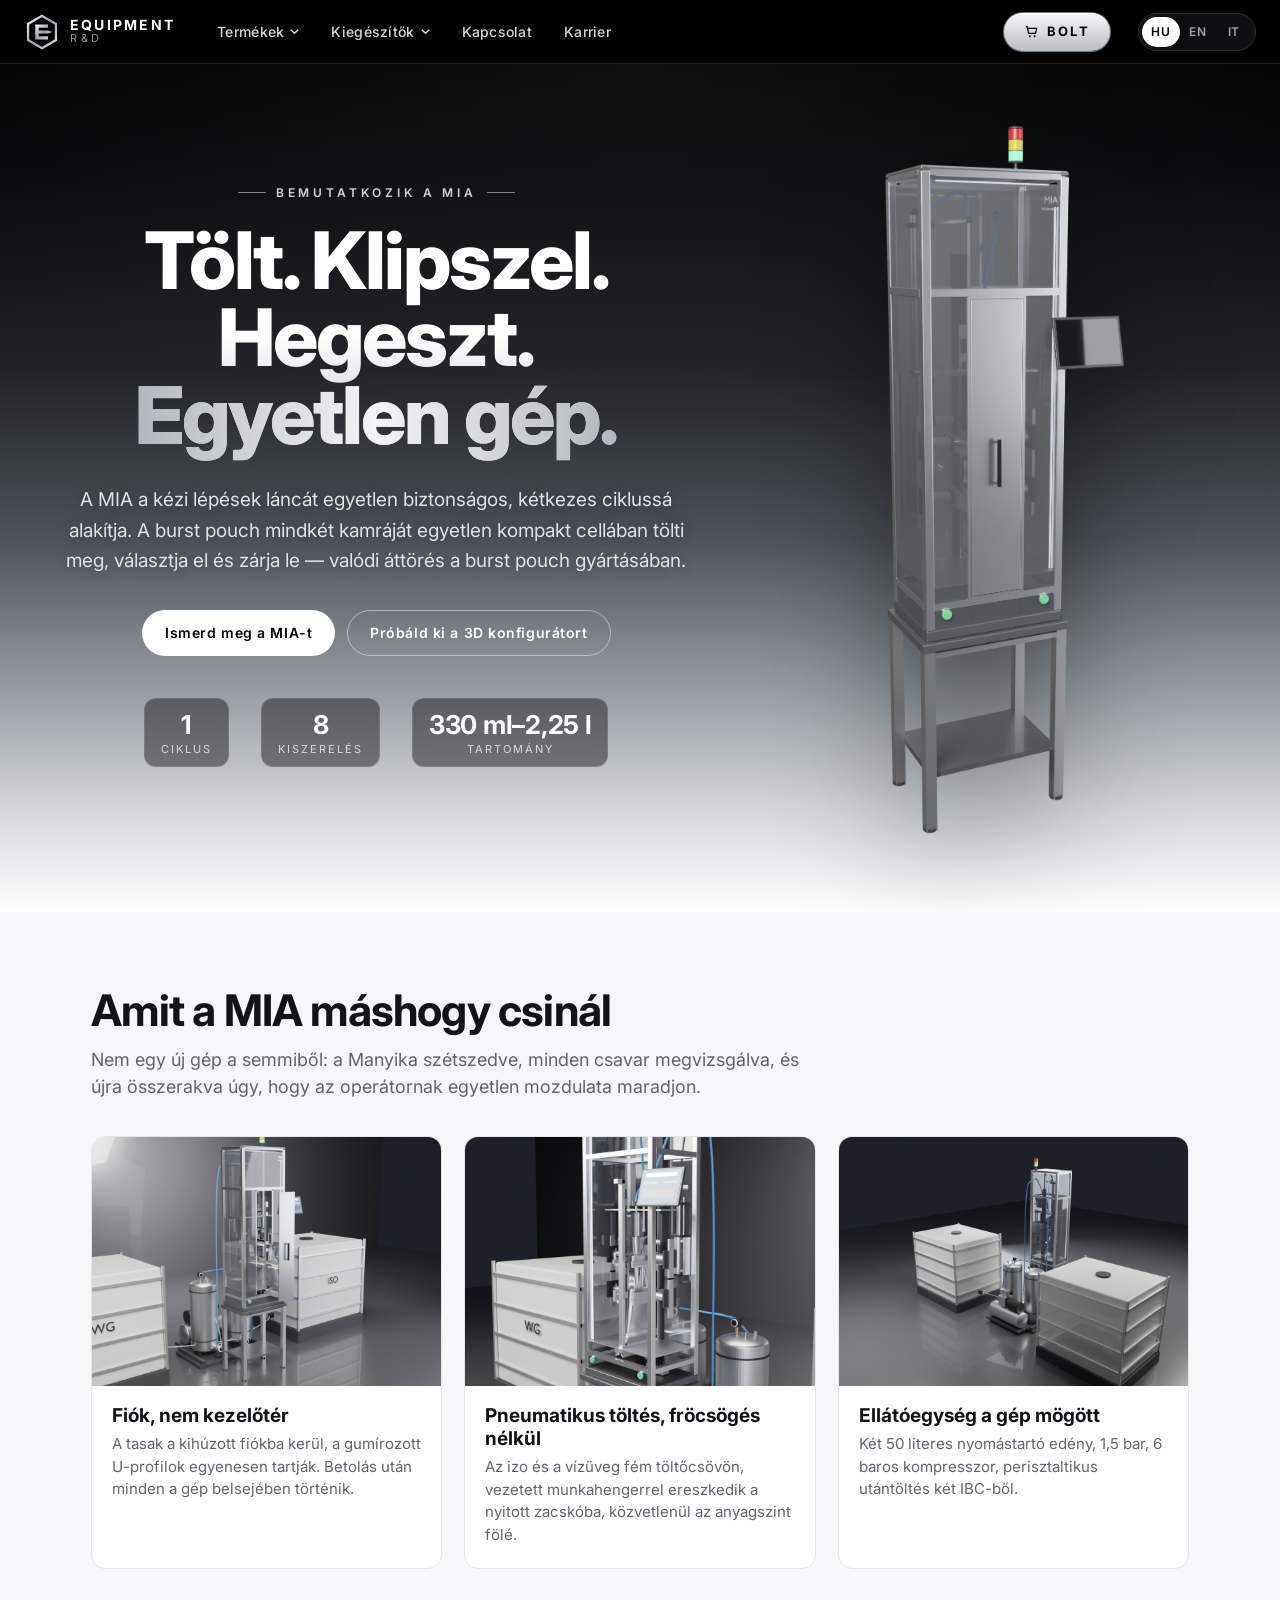
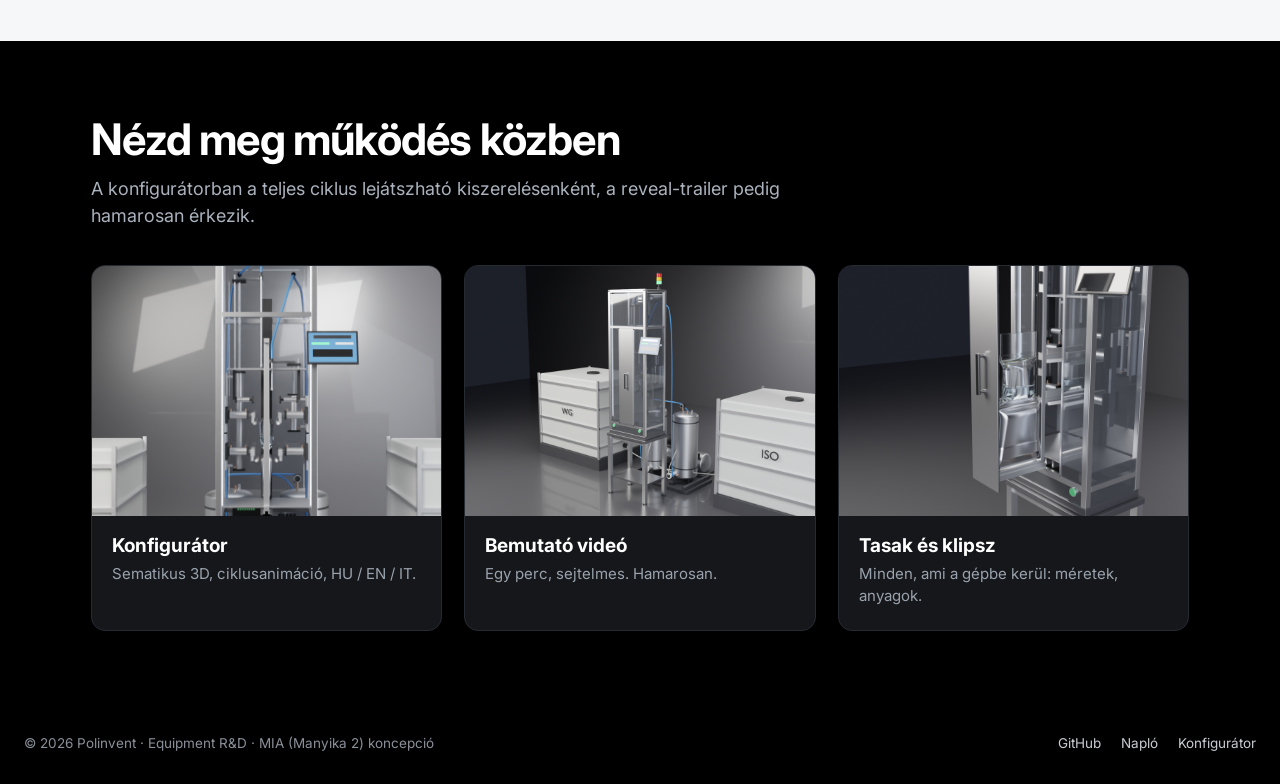
<file: index.html>
<!doctype html>
<html lang="hu">
<head>
<meta charset="utf-8">
<meta name="viewport" content="width=device-width,initial-scale=1">
<title>MIA · Equipment R&amp;D</title>
<meta name="description" content="MIA (Manyika 2) – egy fiók, két komponens: burst pouch töltés, klipszelés és hegesztés egy gépben.">
<link rel="icon" href="assets/erd-logo.svg" type="image/svg+xml">
<link rel="preconnect" href="https://fonts.googleapis.com">
<link rel="preconnect" href="https://fonts.gstatic.com" crossorigin>
<link href="https://fonts.googleapis.com/css2?family=Inter:wght@400;500;600;700;800&display=swap" rel="stylesheet">
<link rel="stylesheet" href="assets/site.css">
<style>
/* Hero: black → metal → white, machine on the right, message in the middle */
.hero{position:relative;overflow:hidden;min-height:calc(100vh - var(--nav-h));min-height:calc(100svh - var(--nav-h));
  display:flex;align-items:center;color:#fff;
  background:
    radial-gradient(120% 70% at 50% 0%,rgba(255,255,255,.06),transparent 60%),
    linear-gradient(180deg,#000 0%,#08090b 14%,#202328 36%,#4d535b 56%,#8f959d 72%,#cfd3d8 87%,#fff 100%)}
.hero__in{position:relative;width:100%;max-width:1320px;margin:0 auto;padding:56px 24px 72px;
  display:grid;grid-template-columns:minmax(0,1.4fr) minmax(0,1fr);align-items:center;gap:24px}
.hero__copy{text-align:center;justify-self:center;max-width:660px;position:relative;z-index:2}
.eyebrow{display:inline-flex;align-items:center;gap:10px;margin:0 0 22px;font-size:12px;font-weight:600;letter-spacing:.32em;text-transform:uppercase;color:#cfd4da}
.eyebrow::before,.eyebrow::after{content:"";width:28px;height:1px;background:currentColor;opacity:.6}
.hero h1{margin:0;font-size:clamp(40px,6.2vw,84px);line-height:.98;font-weight:800;letter-spacing:-.025em;
  background:linear-gradient(180deg,#fff 0%,#fff 45%,#b9bfc7 100%);-webkit-background-clip:text;background-clip:text;color:transparent}
.hero h1 em{font-style:normal;display:block;background:linear-gradient(90deg,#9aa1aa,#f2f4f6 50%,#9aa1aa);-webkit-background-clip:text;background-clip:text;color:transparent}
/* background-clip:text only paints inside the box: give descenders (g, p, y, q) room, keep the visual spacing */
.hero h1,.hero h1 em{padding-bottom:.14em;margin-bottom:-.1em}
.hero p.lead{margin:24px auto 0;max-width:52ch;font-size:clamp(16px,1.5vw,19px);line-height:1.6;color:#e1e4e8;text-shadow:0 1px 12px rgba(0,0,0,.35)}
.hero .btn-row{justify-content:center;margin-top:34px}
.hero__shot{position:relative;justify-self:center;height:min(80vh,820px);display:flex;align-items:flex-end;justify-content:center}
.hero__shot img{height:100%;width:auto;max-width:100%;object-fit:contain;display:block;filter:drop-shadow(0 40px 60px rgba(0,0,0,.45))}
.stats{display:flex;justify-content:center;gap:clamp(12px,3vw,32px);margin-top:42px;padding:0;list-style:none;flex-wrap:wrap}
.stats li{display:flex;flex-direction:column;gap:2px;padding:10px 16px;border-radius:12px;background:rgba(0,0,0,.42);
  border:1px solid rgba(255,255,255,.12);-webkit-backdrop-filter:blur(6px);backdrop-filter:blur(6px)}
.stats b{font-size:26px;font-weight:700;letter-spacing:-.01em;color:#fff}
.stats span{font-size:11px;letter-spacing:.18em;text-transform:uppercase;color:#d5d9de}
@media (max-width:980px){
  .hero{min-height:auto}
  .hero__in{grid-template-columns:1fr;padding-top:48px}
  .hero__shot{height:min(90vw,620px);order:2}
}
</style>
</head>
<body class="page">

<section class="hero">
  <div class="hero__in">
    <div class="hero__copy">
      <p class="eyebrow">Introducing MIA</p>
      <h1>Fill. Clip. Seal.<em>One machine.</em></h1>
      <p class="lead">MIA turns a chain of manual steps into one safe, two-hand cycle. Both chambers of the burst pouch are filled, divided and sealed in a single compact cell — a genuine breakthrough for how burst pouches are made.</p>
      <div class="btn-row">
        <a class="btn btn--light" href="mia.html">Discover MIA</a>
        <a class="btn btn--ghost" href="configurator.html">Try the 3D configurator</a>
      </div>
      <ul class="stats">
        <li><b>1</b><span>cycle</span></li>
        <li><b>8</b><span>fill sizes</span></li>
        <li><b>330 ml–2.25 l</b><span>range</span></li>
      </ul>
    </div>
    <div class="hero__shot">
      <img src="img/hero_machine.png" alt="MIA burst pouch töltő–klipszelő–hegesztő gép az állványon">
    </div>
  </div>
</section>

<section class="section">
  <h2>Amit a MIA máshogy csinál</h2>
  <p class="sub">Nem egy új gép a semmiből: a Manyika szétszedve, minden csavar megvizsgálva, és újra összerakva úgy, hogy az operátornak egyetlen mozdulata maradjon.</p>
  <div class="grid3">
    <a class="card" href="mia.html"><img src="img/02_drawer_open.png" alt="Kihúzott fiók a kész termékkel"><div class="b"><h3>Fiók, nem kezelőtér</h3><p>A tasak a kihúzott fiókba kerül, a gumírozott U-profilok egyenesen tartják. Betolás után minden a gép belsejében történik.</p></div></a>
    <a class="card" href="mia.html#toltes"><img src="img/04_process_cutaway.png" alt="Töltés közben, cutaway"><div class="b"><h3>Pneumatikus töltés, fröcsögés nélkül</h3><p>Az izo és a vízüveg fém töltőcsövön, vezetett munkahengerrel ereszkedik a nyitott zacskóba, közvetlenül az anyagszint fölé.</p></div></a>
    <a class="card" href="mia.html#ellatoegyseg"><img src="img/03_rear_skid.png" alt="Ellátóegység: tartályok, kompresszor, IBC"><div class="b"><h3>Ellátóegység a gép mögött</h3><p>Két 50 literes nyomástartó edény, 1,5 bar, 6 baros kompresszor, perisztaltikus utántöltés két IBC-ből.</p></div></a>
  </div>
</section>

<section class="dark">
  <div class="section">
    <h2>Nézd meg működés közben</h2>
    <p class="sub">A konfigurátorban a teljes ciklus lejátszható kiszerelésenként, a reveal-trailer pedig hamarosan érkezik.</p>
    <div class="grid3">
      <a class="card" href="configurator.html"><img src="img/06_inside_front.png" alt="Belső elrendezés"><div class="b"><h3>Konfigurátor</h3><p>Sematikus 3D, ciklusanimáció, HU / EN / IT.</p></div></a>
      <a class="card" href="mia.html#video"><img src="img/01_hero.png" alt="MIA reveal trailer"><div class="b"><h3>Reveal trailer</h3><p>Egy perc, sejtelmes. Hamarosan.</p></div></a>
      <a class="card" href="accessories.html"><img src="img/07_drawer_out_pouch.jpg" alt="Kihúzott fiók a kész, töltött tasakkal"><div class="b"><h3>Tasak és klipsz</h3><p>Minden, ami a gépbe kerül: méretek, anyagok.</p></div></a>
    </div>
  </div>
</section>

<script src="assets/i18n.js"></script><script src="assets/site.js"></script>
</body>
</html>
</file>
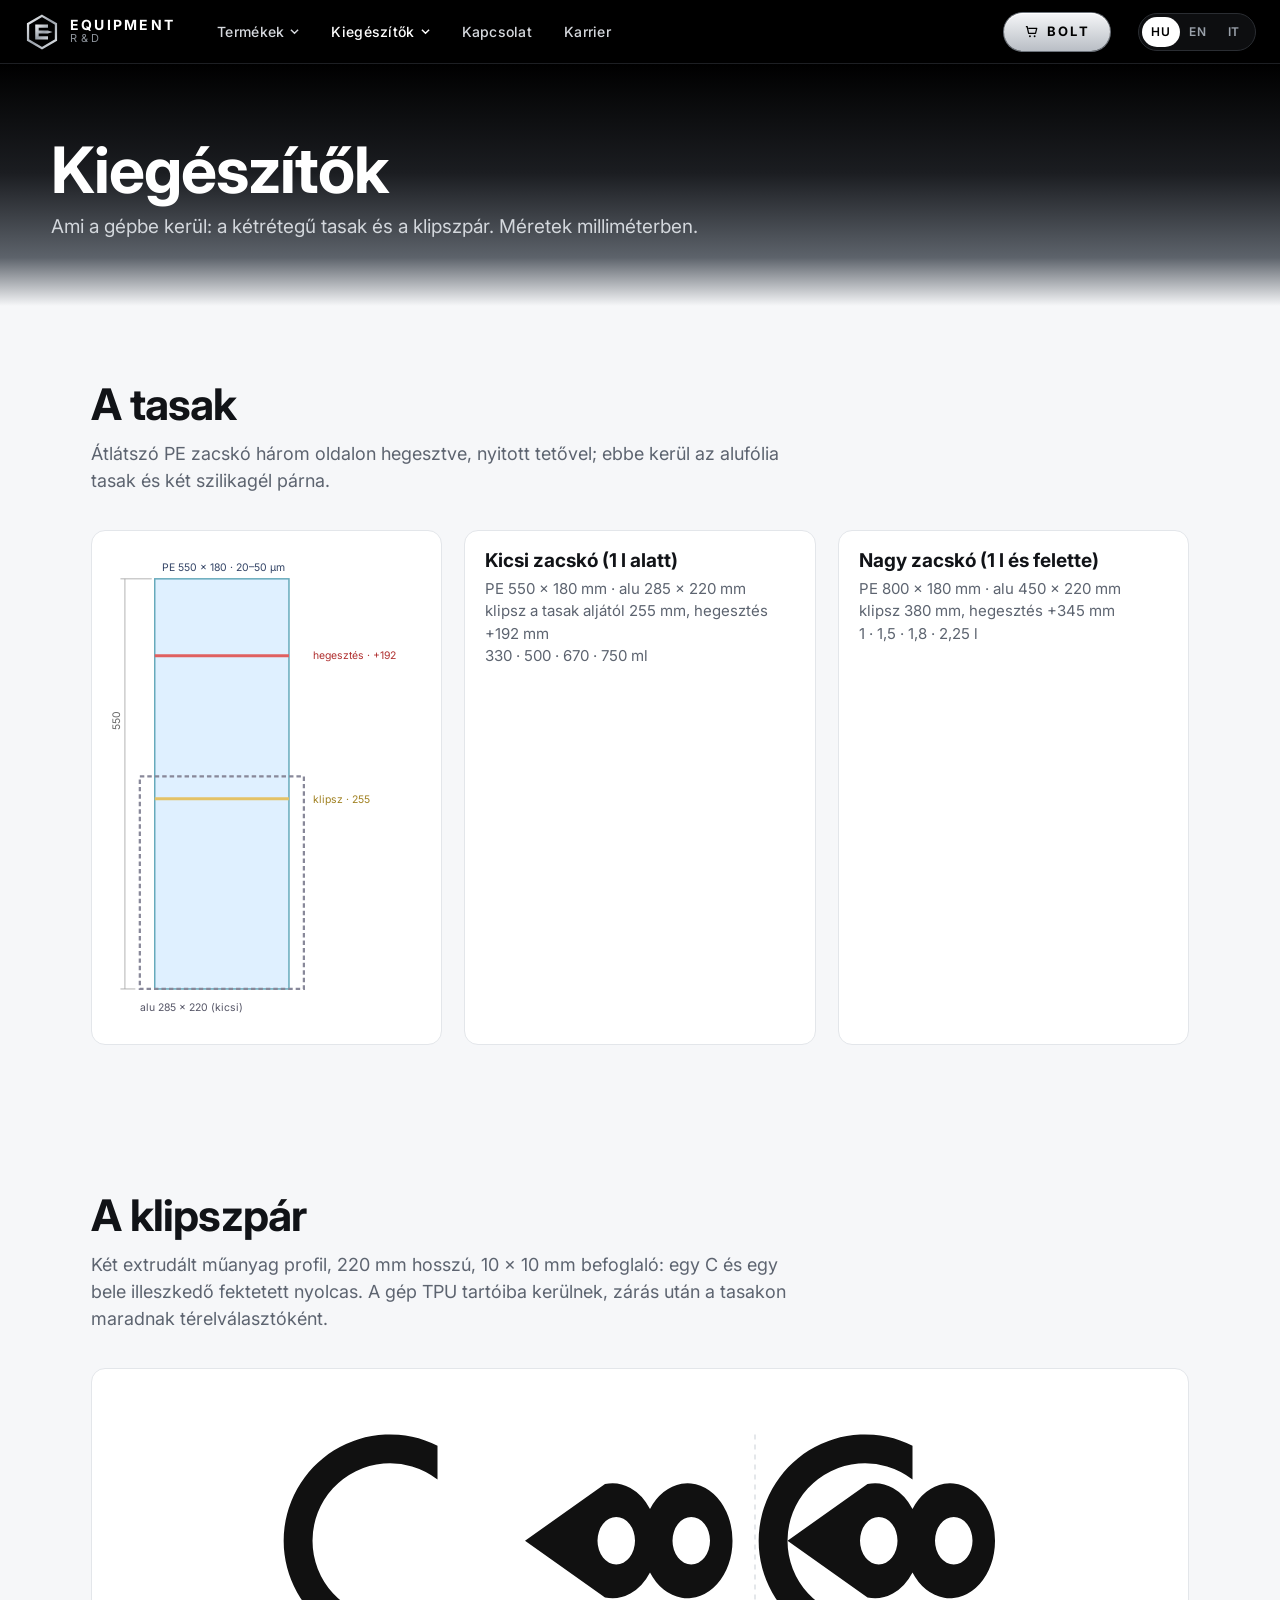
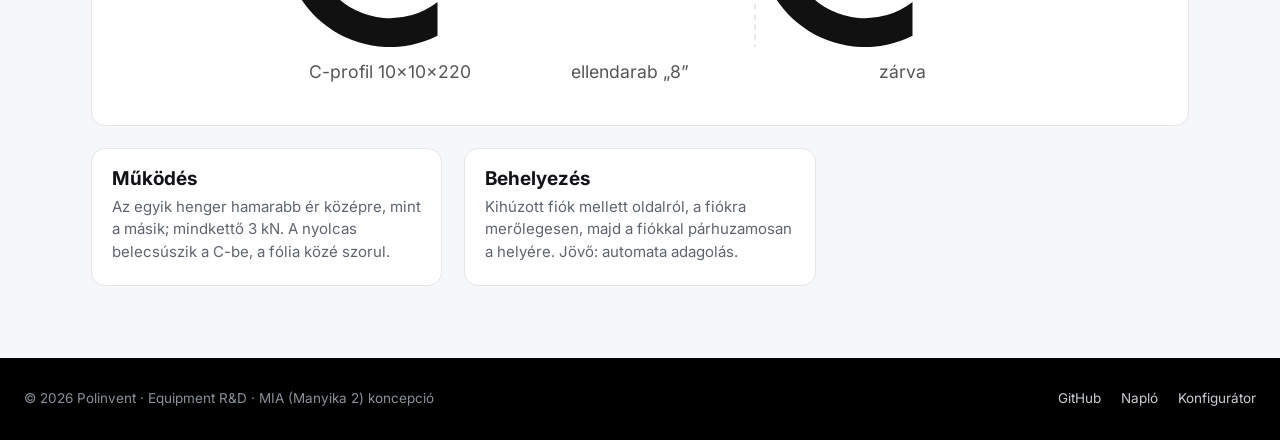
<file: accessories.html>
<!doctype html><html lang="hu"><head><meta charset="utf-8"><meta name="viewport" content="width=device-width,initial-scale=1"><link rel="preconnect" href="https://fonts.googleapis.com"><link href="https://fonts.googleapis.com/css2?family=Inter:wght@400;500;600;700&display=swap" rel="stylesheet"><link rel="icon" href="assets/erd-logo.svg" type="image/svg+xml"><link rel="stylesheet" href="assets/site.css"><title>Accessories – tasak és klipsz</title></head><body class="page"><section class="hero-page"><h1>Accessories</h1><p>Ami a gépbe kerül: a kétrétegű tasak és a klipszpár. Méretek milliméterben.</p></section>
<section class="section"><h2>A tasak</h2><p class="sub">Átlátszó PE zacskó három oldalon hegesztve, nyitott tetővel; ebbe kerül az alufólia tasak és két szilikagél párna.</p>
<div class="grid3">
<div class="svgbox"><svg viewBox="0 0 420 640" font-family="Inter,sans-serif" font-size="14">
<rect x="60" y="40" width="180" height="550" fill="#dff0ff" stroke="#6ab" stroke-width="2"/><rect x="40" y="305" width="220" height="285" fill="none" stroke="#889" stroke-width="3" stroke-dasharray="6 4"/>
<line x1="60" y1="335" x2="240" y2="335" stroke="#e4c266" stroke-width="4"/><text x="272" y="340" fill="#a08020">klipsz · 255</text>
<line x1="60" y1="143" x2="240" y2="143" stroke="#e06060" stroke-width="4"/><text x="272" y="148" fill="#b03030">hegesztés · +192</text>
<text x="70" y="30" fill="#346">PE 550 × 180 · 20–50 µm</text><text x="40" y="620" fill="#556">alu 285 × 220 (kicsi)</text>
<!-- full-length dimension on the left, clear of the clip/seal labels on the right -->
<g stroke="#999"><line x1="20" y1="40" x2="20" y2="590"/><line x1="14" y1="40" x2="56" y2="40"/><line x1="14" y1="590" x2="34" y2="590"/></g>
<text transform="translate(14 230) rotate(-90)" text-anchor="middle" fill="#666">550</text>
</svg></div>
<div class="card"><div class="b"><h3>Kicsi zacskó (1 l alatt)</h3><p>PE 550 × 180 mm · alu 285 × 220 mm<br>klipsz a tasak aljától 255 mm, hegesztés +192 mm<br>330 · 500 · 670 · 750 ml</p></div></div>
<div class="card"><div class="b"><h3>Nagy zacskó (1 l és felette)</h3><p>PE 800 × 180 mm · alu 450 × 220 mm<br>klipsz 380 mm, hegesztés +345 mm<br>1 · 1,5 · 1,8 · 2,25 l</p></div></div>
</div></section>
<section class="section"><h2>A klipszpár</h2><p class="sub">Két extrudált műanyag profil, 220 mm hosszú, 10 × 10 mm befoglaló: egy C és egy bele illeszkedő fektetett nyolcas. A gép TPU tartóiba kerülnek, zárás után a tasakon maradnak térelválasztóként.</p>
<div class="grid3">
<div class="svgbox" style="grid-column:1/-1;padding:28px"><svg viewBox="0 0 640 240" style="max-width:800px;margin:0 auto" font-family="Inter,sans-serif" font-size="14" role="img" aria-label="Klipszpár keresztmetszete nyitva és zárva">
<defs>
  <!-- C: one thick arc (inner r 62, outer r 85), open to the right; both tips cut on the vertical x = +38 -->
  <path id="clipC" d="M38,-76 A85,85 0 1,0 38,76 L38,49 A62,62 0 1,1 38,-49 Z"/>
  <!-- lying figure-8: one outline (nose on the left, two lobes) with two oval channels cut out (evenodd) -->
  <path id="clip8" fill-rule="evenodd" d="M0,0 L64,-45.4 A36,46 0 0,1 100,-25.4 A36,46 0 1,1 100,25.4 A36,46 0 0,1 64,45.4 Z
    M58,0 a15,19 0 1,0 30,0 a15,19 0 1,0 -30,0 Z M118,0 a15,19 0 1,0 30,0 a15,19 0 1,0 -30,0 Z"/>
</defs>
<!-- open -->
<use href="#clipC" x="120" y="115" fill="#111"/>
<use href="#clip8" x="228" y="115" fill="#111"/>
<!-- closed: the nose tip touches the inside of the C (x = 500 - 62), the C tips line up with the waist of the 8 (x = 538) -->
<use href="#clipC" x="500" y="115" fill="#111"/>
<use href="#clip8" x="438" y="115" fill="#111"/>
<text x="120" y="225" text-anchor="middle" fill="#555">C-profil 10×10×220</text><text x="312" y="225" text-anchor="middle" fill="#555">ellendarab „8”</text><text x="530" y="225" text-anchor="middle" fill="#555">zárva</text>
<line x1="412" y1="30" x2="412" y2="200" stroke="#d5d9de" stroke-dasharray="4 4"/>
</svg></div>
<div class="card"><div class="b"><h3>Működés</h3><p>Az egyik henger hamarabb ér középre, mint a másik; mindkettő 3 kN. A nyolcas belecsúszik a C-be, a fólia közé szorul.</p></div></div>
<div class="card"><div class="b"><h3>Behelyezés</h3><p>Kihúzott fiók mellett oldalról, a fiókra merőlegesen, majd a fiókkal párhuzamosan a helyére. Jövő: automata adagolás.</p></div></div>
</div></section><script src="assets/i18n.js"></script><script src="assets/site.js"></script></body></html>
</file>
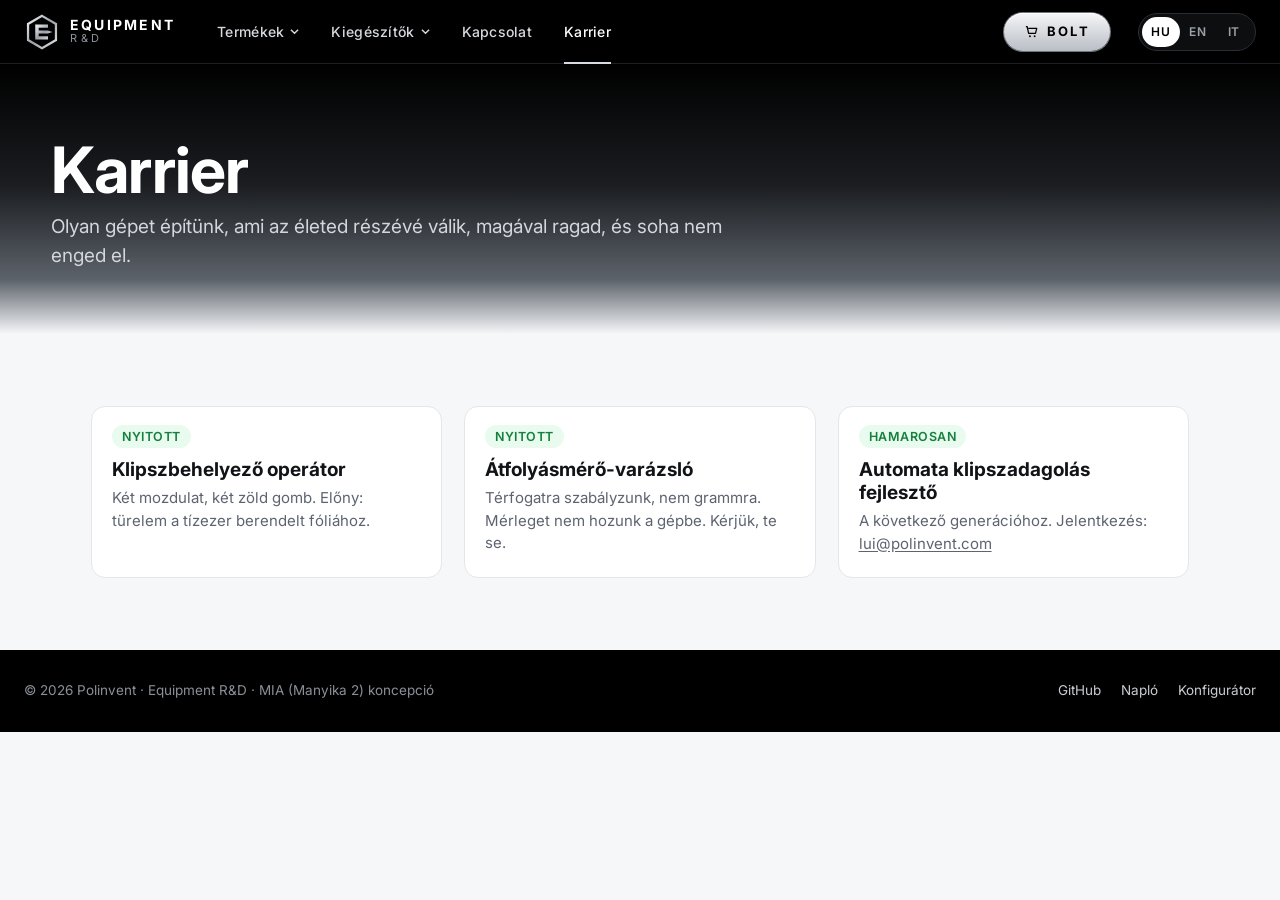
<file: career.html>
<!doctype html><html lang="hu"><head><meta charset="utf-8"><meta name="viewport" content="width=device-width,initial-scale=1"><link rel="preconnect" href="https://fonts.googleapis.com"><link href="https://fonts.googleapis.com/css2?family=Inter:wght@400;500;600;700&display=swap" rel="stylesheet"><link rel="icon" href="assets/erd-logo.svg" type="image/svg+xml"><link rel="stylesheet" href="assets/site.css"><title>Career</title></head><body class="page"><section class="hero-page"><h1>Career</h1><p>Olyan gépet építünk, ami az életed részévé válik, magával ragad, és soha nem enged el.</p></section>
<section class="section"><div class="grid3">
<div class="card"><div class="b"><span class="pill">NYITOTT</span><h3 style="margin-top:10px">Klipszbehelyező operátor</h3><p>Két mozdulat, két zöld gomb. Előny: türelem a tízezer berendelt fóliához.</p></div></div>
<div class="card"><div class="b"><span class="pill">NYITOTT</span><h3 style="margin-top:10px">Átfolyásmérő-varázsló</h3><p>Térfogatra szabályzunk, nem grammra. Mérleget nem hozunk a gépbe. Kérjük, te se.</p></div></div>
<div class="card"><div class="b"><span class="pill">HAMAROSAN</span><h3 style="margin-top:10px">Automata klipszadagolás fejlesztő</h3><p>A következő generációhoz. Jelentkezés: <a href="mailto:lui@polinvent.com">lui@polinvent.com</a></p></div></div>
</div></section><script src="assets/i18n.js"></script><script src="assets/site.js"></script></body></html>
</file>
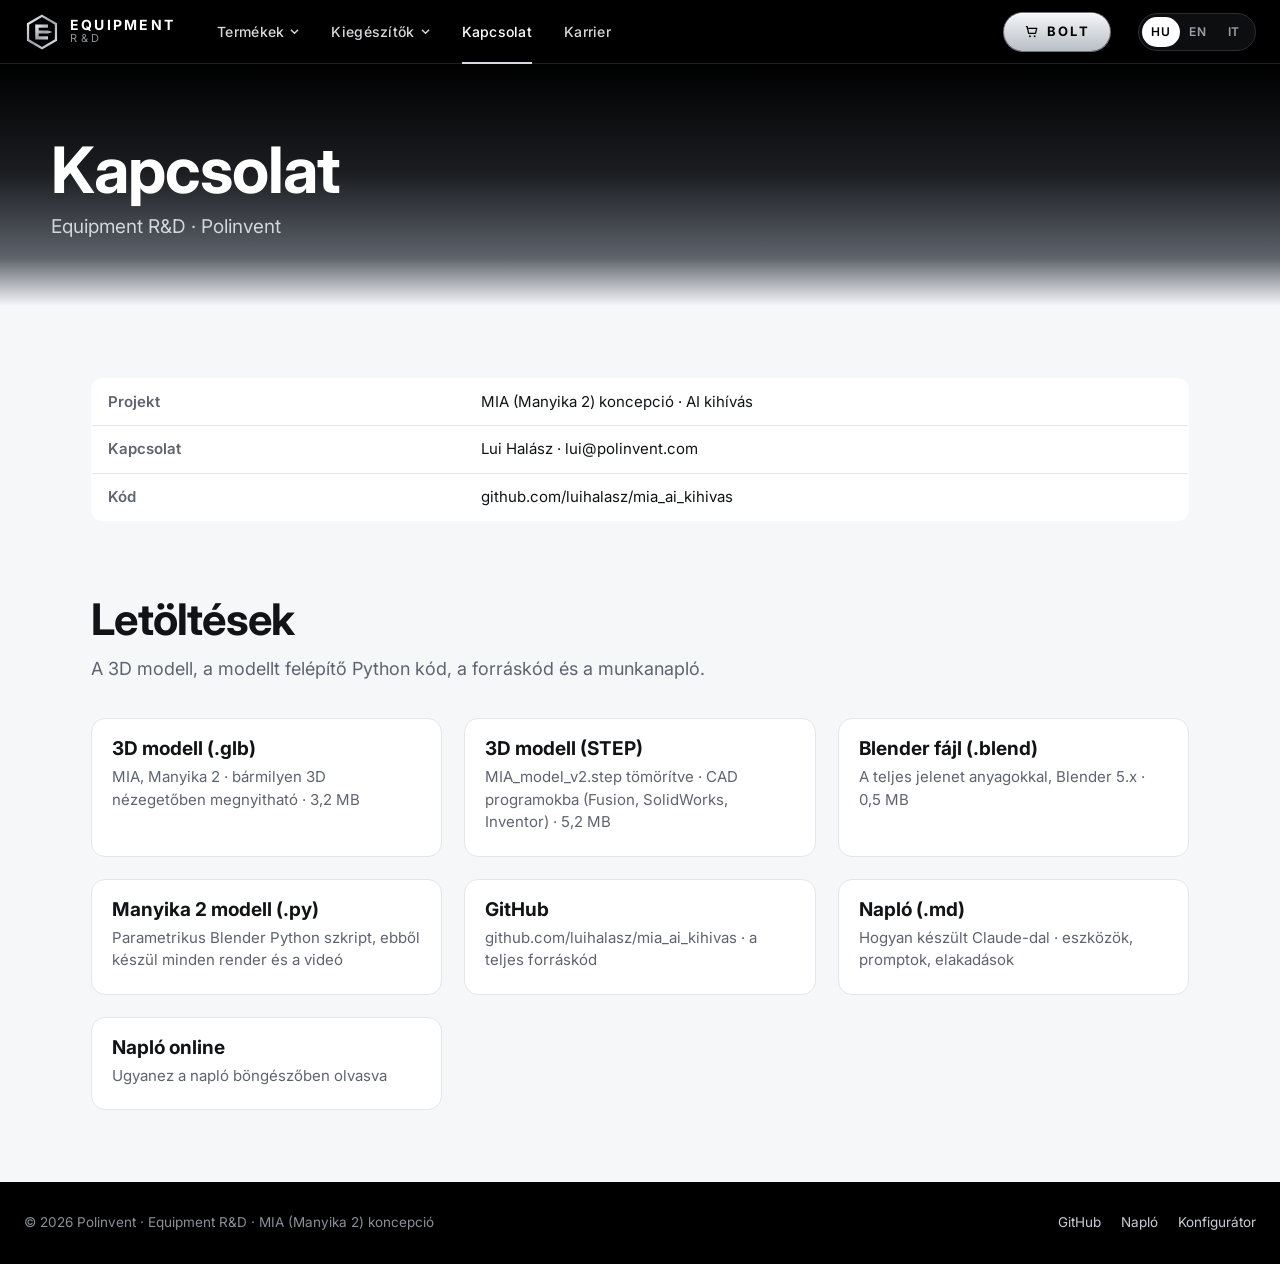
<file: contacts.html>
<!doctype html><html lang="hu"><head><meta charset="utf-8"><meta name="viewport" content="width=device-width,initial-scale=1"><link rel="preconnect" href="https://fonts.googleapis.com"><link href="https://fonts.googleapis.com/css2?family=Inter:wght@400;500;600;700&display=swap" rel="stylesheet"><link rel="icon" href="assets/erd-logo.svg" type="image/svg+xml"><link rel="stylesheet" href="assets/site.css"><title>Contacts</title></head><body class="page"><section class="hero-page"><h1>Contacts</h1><p>Equipment R&amp;D · Polinvent</p></section>
<section class="section"><table class="spec"><tr><th>Projekt</th><td>MIA (Manyika 2) koncepció · AI kihívás</td></tr><tr><th>Kapcsolat</th><td>Lui Halász · <a href="mailto:lui@polinvent.com">lui@polinvent.com</a></td></tr><tr><th>Kód</th><td><a href="https://github.com/luihalasz/mia_ai_kihivas">github.com/luihalasz/mia_ai_kihivas</a></td></tr></table></section>
<section class="section" id="letoltesek" style="padding-top:0"><h2>Letöltések</h2><p class="sub">A 3D modell, a modellt felépítő Python kód, a forráskód és a munkanapló.</p><div class="grid3">
<a class="card" href="model/MIA_model_v2.glb" download><div class="b"><h3>3D modell (.glb)</h3><p>MIA, Manyika 2 · bármilyen 3D nézegetőben megnyitható · 3,2 MB</p></div></a>
<a class="card" href="model/MIA_model_v2_step.zip" download><div class="b"><h3>3D modell (STEP)</h3><p>MIA_model_v2.step tömörítve · CAD programokba (Fusion, SolidWorks, Inventor) · 5,2 MB</p></div></a>
<a class="card" href="model/MIA_model_v2.blend" download><div class="b"><h3>Blender fájl (.blend)</h3><p>A teljes jelenet anyagokkal, Blender 5.x · 0,5 MB</p></div></a>
<a class="card" href="blender/mia_model_v2.py" download="Manyika2_MIA_model.py"><div class="b"><h3>Manyika 2 modell (.py)</h3><p>Parametrikus Blender Python szkript, ebből készül minden render és a videó</p></div></a>
<a class="card" href="https://github.com/luihalasz/mia_ai_kihivas"><div class="b"><h3>GitHub</h3><p>github.com/luihalasz/mia_ai_kihivas · a teljes forráskód</p></div></a>
<a class="card" href="docs/MIA_naplo.md" data-href-en="docs/MIA_naplo.en.md" data-href-it="docs/MIA_naplo.it.md" download><div class="b"><h3>Napló (.md)</h3><p>Hogyan készült Claude-dal · eszközök, promptok, elakadások</p></div></a>
<a class="card" href="docs/naplo.html"><div class="b"><h3>Napló online</h3><p>Ugyanez a napló böngészőben olvasva</p></div></a>
</div></section><script src="assets/i18n.js"></script><script src="assets/site.js"></script></body></html>
</file>
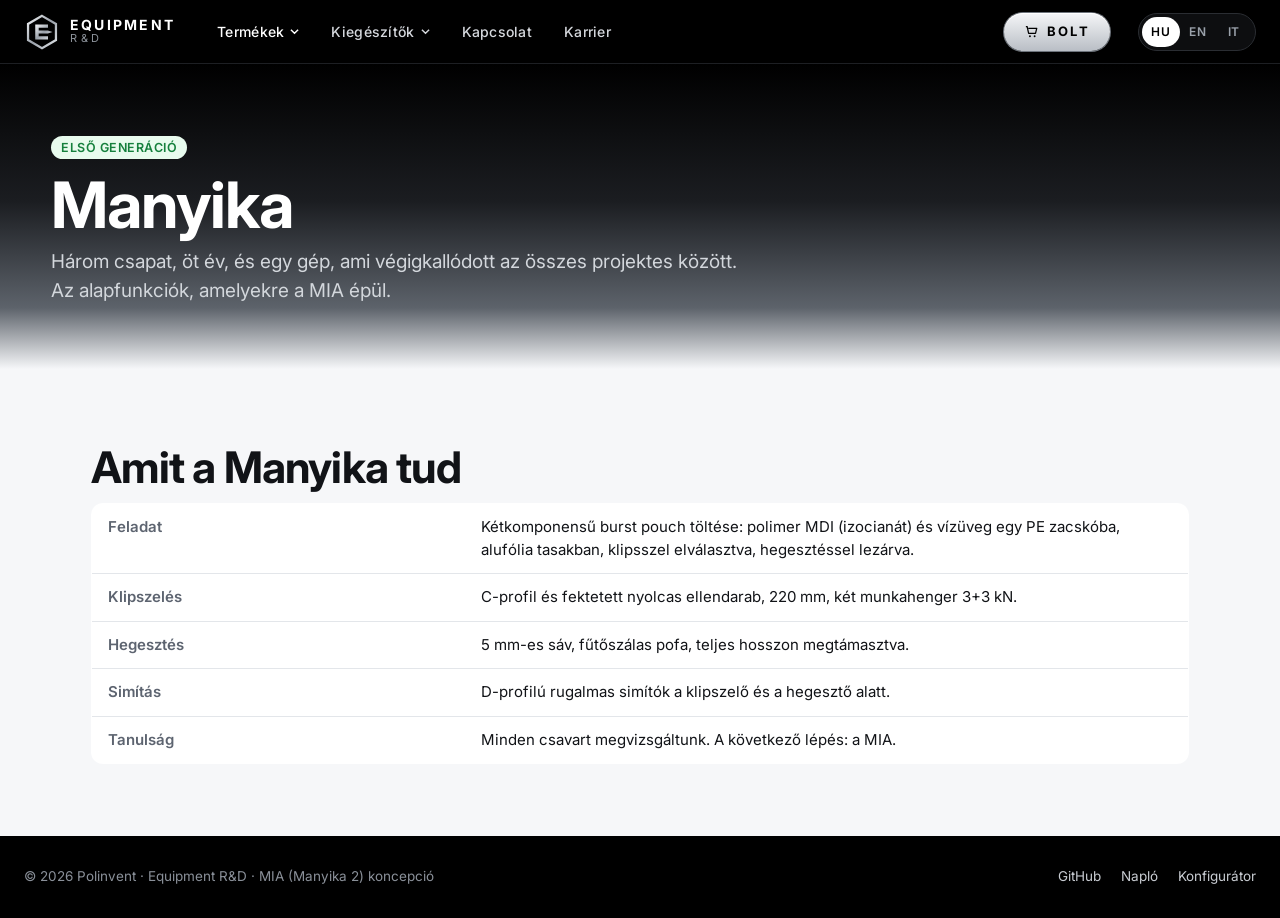
<file: manyika.html>
<!doctype html><html lang="hu"><head><meta charset="utf-8"><meta name="viewport" content="width=device-width,initial-scale=1"><link rel="preconnect" href="https://fonts.googleapis.com"><link href="https://fonts.googleapis.com/css2?family=Inter:wght@400;500;600;700&display=swap" rel="stylesheet"><link rel="icon" href="assets/erd-logo.svg" type="image/svg+xml"><link rel="stylesheet" href="assets/site.css"><title>Manyika – első generáció</title></head><body class="page"><section class="hero-page"><span class="pill">ELSŐ GENERÁCIÓ</span><h1 style="margin-top:12px">Manyika</h1><p>Három csapat, öt év, és egy gép, ami végigkallódott az összes projektes között. Az alapfunkciók, amelyekre a MIA épül.</p></section>
<section class="section"><h2>Amit a Manyika tud</h2><table class="spec">
<tr><th>Feladat</th><td>Kétkomponensű burst pouch töltése: polimer MDI (izocianát) és vízüveg egy PE zacskóba, alufólia tasakban, klipsszel elválasztva, hegesztéssel lezárva.</td></tr>
<tr><th>Klipszelés</th><td>C-profil és fektetett nyolcas ellendarab, 220 mm, két munkahenger 3+3 kN.</td></tr>
<tr><th>Hegesztés</th><td>5 mm-es sáv, fűtőszálas pofa, teljes hosszon megtámasztva.</td></tr>
<tr><th>Simítás</th><td>D-profilú rugalmas simítók a klipszelő és a hegesztő alatt.</td></tr>
<tr><th>Tanulság</th><td>Minden csavart megvizsgáltunk. A következő lépés: a MIA.</td></tr></table></section><script src="assets/i18n.js"></script><script src="assets/site.js"></script></body></html>
</file>
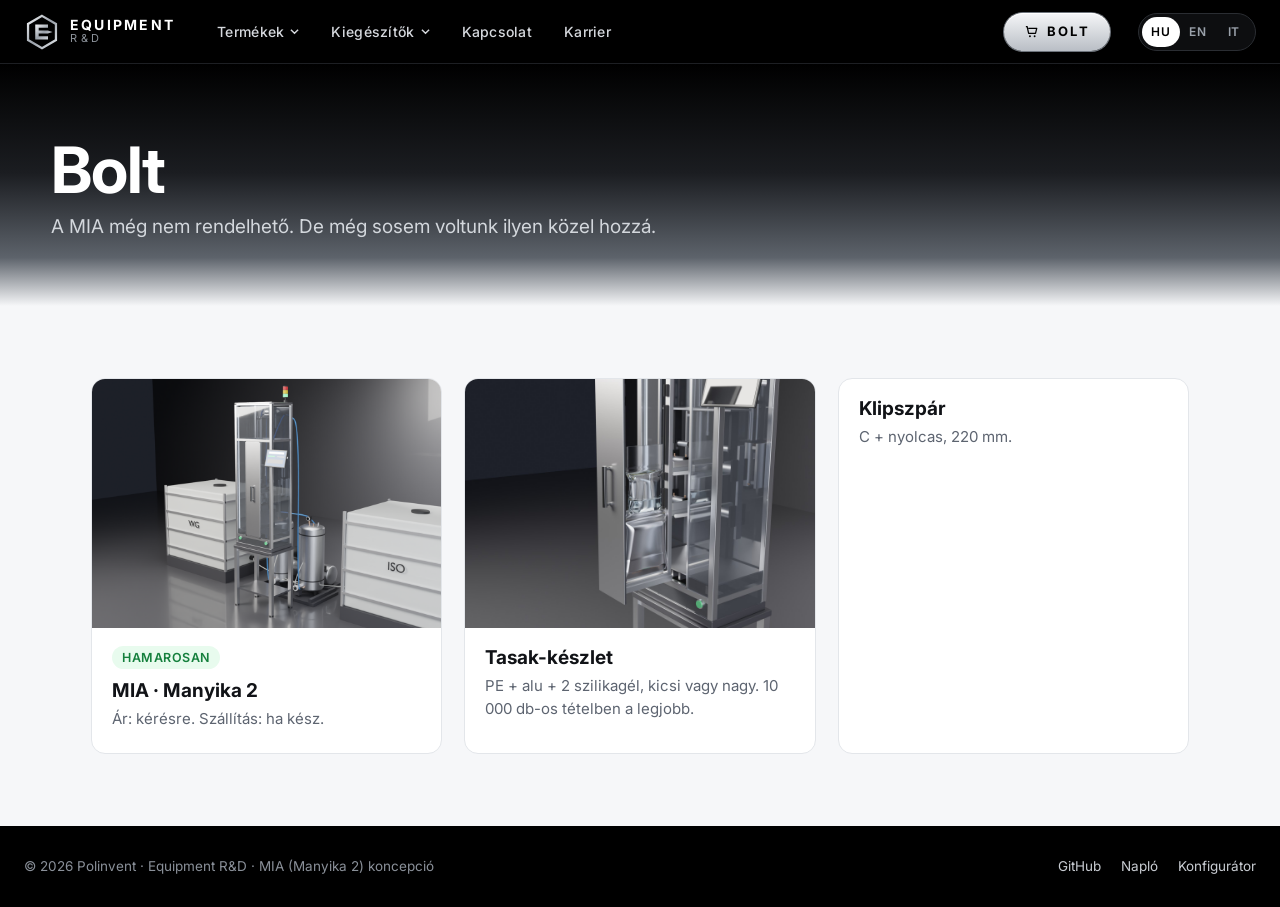
<file: store.html>
<!doctype html><html lang="hu"><head><meta charset="utf-8"><meta name="viewport" content="width=device-width,initial-scale=1"><link rel="preconnect" href="https://fonts.googleapis.com"><link href="https://fonts.googleapis.com/css2?family=Inter:wght@400;500;600;700&display=swap" rel="stylesheet"><link rel="icon" href="assets/erd-logo.svg" type="image/svg+xml"><link rel="stylesheet" href="assets/site.css"><title>Store</title></head><body class="page"><section class="hero-page"><h1>Store</h1><p>A MIA még nem rendelhető. De még sosem voltunk ilyen közel hozzá.</p></section>
<section class="section"><div class="grid3">
<div class="card"><img src="img/01_hero.png" alt=""><div class="b"><span class="pill">COMING SOON</span><h3 style="margin-top:10px">MIA · Manyika 2</h3><p>Ár: kérésre. Szállítás: ha kész.</p></div></div>
<div class="card"><img src="img/07_drawer_out_pouch.jpg" alt="Kihúzott fiók a kész, töltött tasakkal"><div class="b"><h3>Tasak-készlet</h3><p>PE + alu + 2 szilikagél, kicsi vagy nagy. 10 000 db-os tételben a legjobb.</p></div></div>
<div class="card"><div class="b" style="min-height:160px"><h3>Klipszpár</h3><p>C + nyolcas, 220 mm.</p></div></div>
</div></section><script src="assets/i18n.js"></script><script src="assets/site.js"></script></body></html>
</file>
<file: assets/site.css>
/* Shared site styles: black top menu bar, footer, and the content-page components. Loaded by every page. */
:root{
  --nav-h:64px;
  --metal:#8c929a; --metal-hi:#d7dbe0;
  --green:#22c55e;
  --text:#111317; --text-muted:#5d6470; --rule:#e3e6ea; --page-bg:#f6f7f9;
  --sans:"Inter",system-ui,-apple-system,"Segoe UI",sans-serif;
}
*{box-sizing:border-box}
html{scroll-behavior:smooth}

/* ---------- top bar ---------- */
.erd-nav{position:sticky;top:0;z-index:1000;height:var(--nav-h);background:#000;color:#fff;
  font-family:var(--sans);border-bottom:1px solid #1d1f23}
.erd-nav__in{max-width:1400px;height:100%;margin:0 auto;padding:0 24px;display:flex;align-items:center;gap:28px}
.erd-brand{display:flex;align-items:center;gap:10px;color:#fff;text-decoration:none;flex-shrink:0}
.erd-brand img{width:36px;height:36px;display:block}
.erd-brand span{display:flex;flex-direction:column;line-height:1.05}
.erd-brand b{font-size:14px;font-weight:700;letter-spacing:.16em}
.erd-brand i{font-style:normal;font-size:11px;letter-spacing:.32em;color:var(--metal)}
.erd-menu{display:flex;align-items:center;gap:4px;margin:0;padding:0;list-style:none;flex:1}
.erd-menu>li{position:relative}
.erd-menu a,.erd-menu button{display:flex;align-items:center;gap:6px;height:40px;padding:0 14px;border:0;border-radius:6px;
  background:none;color:#d6d9de;font:500 14px/1 var(--sans);letter-spacing:.02em;text-decoration:none;cursor:pointer}
.erd-menu a:hover,.erd-menu button:hover,.erd-menu li:focus-within>button{color:#fff;background:#15171a}
.erd-menu a[aria-current="page"],.erd-menu button.is-current{color:#fff}
.erd-menu>li>a[aria-current="page"]::after{content:"";position:absolute;left:14px;right:14px;bottom:-12px;height:2px;background:var(--metal-hi)}
.erd-caret{width:9px;height:9px;transition:transform .15s}
.erd-sub{position:absolute;top:calc(100% + 8px);left:0;min-width:240px;margin:0;padding:8px;list-style:none;
  background:#0d0e10;border:1px solid #24272c;border-radius:10px;box-shadow:0 18px 40px rgba(0,0,0,.45);
  opacity:0;visibility:hidden;transform:translateY(-4px);transition:opacity .15s,transform .15s,visibility .15s}
.erd-sub::before{content:"";position:absolute;left:0;right:0;top:-10px;height:10px} /* hover bridge */
.erd-menu li:hover>.erd-sub,.erd-menu li:focus-within>.erd-sub,.erd-menu li.open>.erd-sub{opacity:1;visibility:visible;transform:none}
.erd-menu li:hover>button .erd-caret,.erd-menu li.open>button .erd-caret{transform:rotate(180deg)}
.erd-sub a{height:auto;padding:10px 12px;flex-direction:column;align-items:flex-start;gap:3px;font-size:14px}
.erd-sub a small{font-size:12px;font-weight:400;color:#80868f;letter-spacing:0}
.erd-sub a[aria-current="page"]{background:#191b1f}
.erd-store{margin-left:auto;display:inline-flex;align-items:center;gap:8px;height:38px;padding:0 20px;border-radius:999px;
  background:linear-gradient(180deg,#f5f6f8,#b9bec5);color:#000;font:700 13px/1 var(--sans);letter-spacing:.18em;
  text-decoration:none;flex-shrink:0;box-shadow:inset 0 1px 0 #fff,0 0 0 1px #6e747c}
.erd-store:hover{background:linear-gradient(180deg,#fff,#cfd3d8)}
.erd-store svg{width:15px;height:15px}
.erd-lang{display:inline-flex;flex-shrink:0;padding:3px;border:1px solid #2a2d32;border-radius:999px;background:#0d0e10}
.erd-lang button{height:30px;min-width:36px;padding:0 9px;border:0;border-radius:999px;background:none;color:#9aa1aa;
  font:600 12px/1 var(--sans);letter-spacing:.08em;cursor:pointer}
.erd-lang button:hover{color:#fff}
.erd-lang button[aria-pressed="true"]{background:#fff;color:#000}
.erd-lang button:focus-visible{outline:2px solid var(--metal-hi);outline-offset:1px}
.erd-burger{display:none;width:42px;height:42px;border:1px solid #2a2d32;border-radius:8px;background:none;color:#fff;cursor:pointer}
.erd-burger svg{width:20px;height:20px}

@media (max-width:900px){
  .erd-nav__in{gap:12px;padding:0 16px}
  .erd-burger{display:grid;place-items:center}
  .erd-store{height:36px;padding:0 14px}
  .erd-menu{position:fixed;top:var(--nav-h);left:0;right:0;flex-direction:column;align-items:stretch;gap:0;
    padding:8px 16px 20px;background:#000;border-bottom:1px solid #1d1f23;display:none;max-height:calc(100vh - var(--nav-h));overflow:auto}
  .erd-nav.menu-open .erd-menu{display:flex}
  .erd-menu a,.erd-menu button{height:48px;width:100%;justify-content:space-between;font-size:16px}
  .erd-menu>li>a[aria-current="page"]::after{display:none}
  .erd-sub{position:static;opacity:1;visibility:visible;transform:none;box-shadow:none;border:0;background:none;padding:0 0 6px 12px;display:none}
  .erd-menu li.open>.erd-sub{display:block}
  .erd-sub a{height:auto}
}
@media (max-width:420px){ .erd-brand span{display:none} }

/* ---------- footer ---------- */
.erd-foot{background:#000;color:#8a9099;font:13.5px/1.6 var(--sans)}
.erd-foot__in{max-width:1400px;margin:0 auto;padding:30px 24px;display:flex;flex-wrap:wrap;gap:12px 32px;align-items:center;justify-content:space-between}
.erd-foot a{color:#c8ccd2;text-decoration:none}
.erd-foot a:hover{color:#fff}
.erd-foot nav{display:flex;flex-wrap:wrap;gap:6px 20px}

/* ---------- content pages ---------- */
.page{margin:0;font-family:var(--sans);color:var(--text);background:var(--page-bg)}
:where(.page) a{color:inherit;text-decoration:none} /* zero specificity: buttons/menu keep their colours */
:where(.section, .card) p a{text-decoration:underline;text-underline-offset:2px}
.hero-page{background:linear-gradient(180deg,#000 0%,#1b1d21 45%,#5d636b 80%,var(--page-bg) 100%);color:#fff;padding:72px clamp(16px,4vw,80px) 64px}
.hero-page h1{font-size:clamp(36px,5vw,64px);margin:0 0 10px;letter-spacing:-1px;line-height:1.05}
.hero-page p{color:#d3d7dc;font-size:19px;line-height:1.5;max-width:700px;margin:0}
.section{max-width:1200px;margin:0 auto;padding:72px clamp(16px,4vw,80px)}
.section h2{font-size:clamp(28px,3.4vw,44px);letter-spacing:-.8px;margin:0 0 10px}
.section .sub{color:var(--text-muted);font-size:18px;line-height:1.5;margin:0 0 36px;max-width:720px}
.grid3{display:grid;grid-template-columns:repeat(auto-fit,minmax(260px,1fr));gap:22px}
.card{display:block;background:#fff;border:1px solid var(--rule);border-radius:14px;overflow:hidden;text-decoration:none;color:inherit}
a.card{transition:transform .15s,box-shadow .15s}
a.card:hover{transform:translateY(-2px);box-shadow:0 12px 30px rgba(0,0,0,.12)}
.card img{width:100%;aspect-ratio:7/5;object-fit:cover;display:block;background:#0b0c0e}
.card .b{padding:18px 20px 22px}
.card h3{margin:0 0 6px;font-size:19px}
.card p{margin:0;color:var(--text-muted);font-size:15px;line-height:1.5}
.dark{background:#000;color:#fff}
.dark .sub{color:#aab2bd}
.dark .card{background:#15171b;border-color:#262a31}
.dark .card p{color:#9aa3ad}
table.spec{width:100%;border-collapse:collapse;font-size:15px;line-height:1.5;background:#fff;border:1px solid var(--rule);border-radius:12px;overflow:hidden}
table.spec th,table.spec td{padding:12px 16px;border-bottom:1px solid var(--rule);text-align:left;vertical-align:top}
table.spec th{width:34%;color:var(--text-muted);font-weight:600}
table.spec tr:last-child td,table.spec tr:last-child th{border-bottom:0}
.pill{display:inline-block;background:#e8fbee;color:#15803d;font-weight:600;font-size:12.5px;padding:4px 10px;border-radius:99px;letter-spacing:.04em}
.frame{width:100%;height:min(82vh,900px);border:1px solid var(--rule);border-radius:14px;background:#fff}
.svgbox{background:#fff;border:1px solid var(--rule);border-radius:14px;padding:18px}
.svgbox svg{width:100%;height:auto;display:block}
.btn{display:inline-flex;align-items:center;gap:8px;height:46px;padding:0 22px;border-radius:999px;font:600 14px/1 var(--sans);
  letter-spacing:.04em;text-decoration:none;border:1px solid transparent;cursor:pointer}
.btn--light{background:#fff;color:#000}
.btn--light:hover{background:#e9ebee}
.btn--ghost{color:#fff;border-color:rgba(255,255,255,.45)}
.btn--ghost:hover{background:rgba(255,255,255,.1)}
.btn-row{display:flex;flex-wrap:wrap;gap:12px}
@media (max-width:600px){ .hero-page{padding:52px 16px 44px} .section{padding:52px 16px} }
</file>
